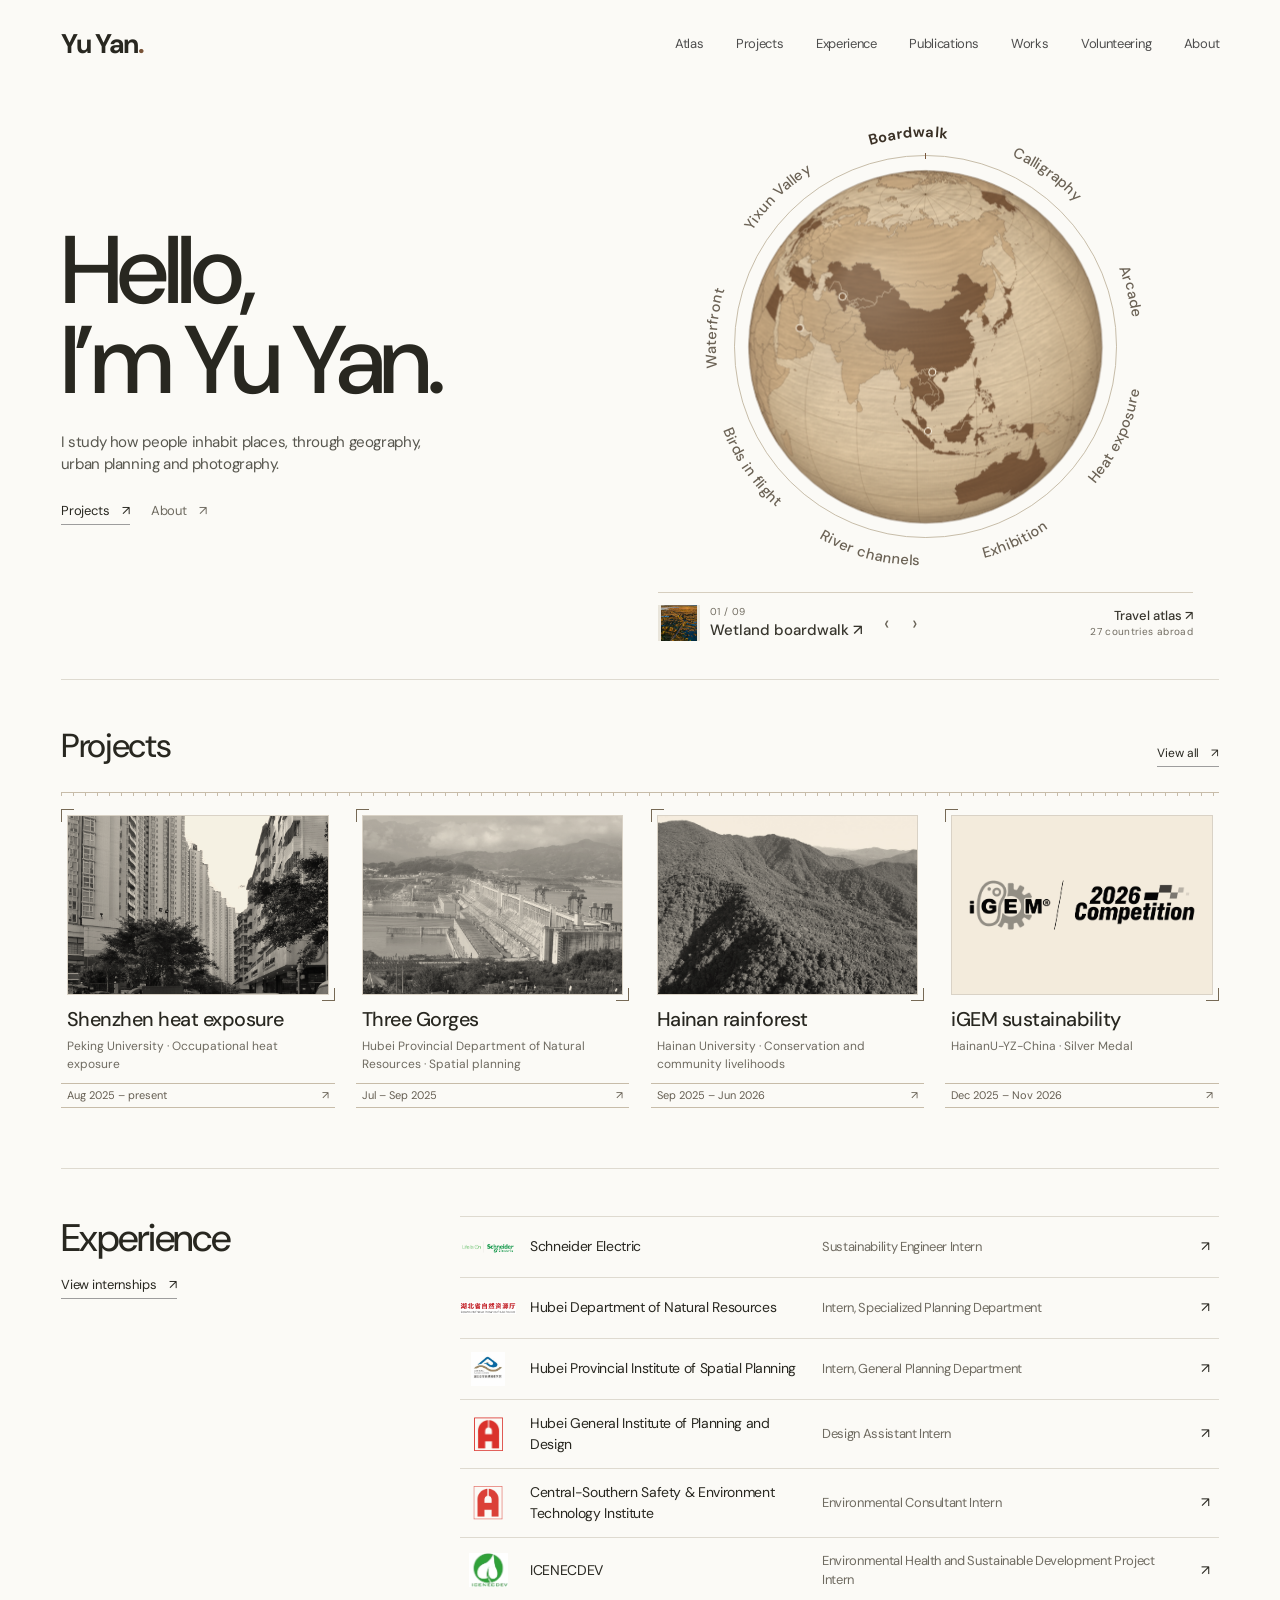
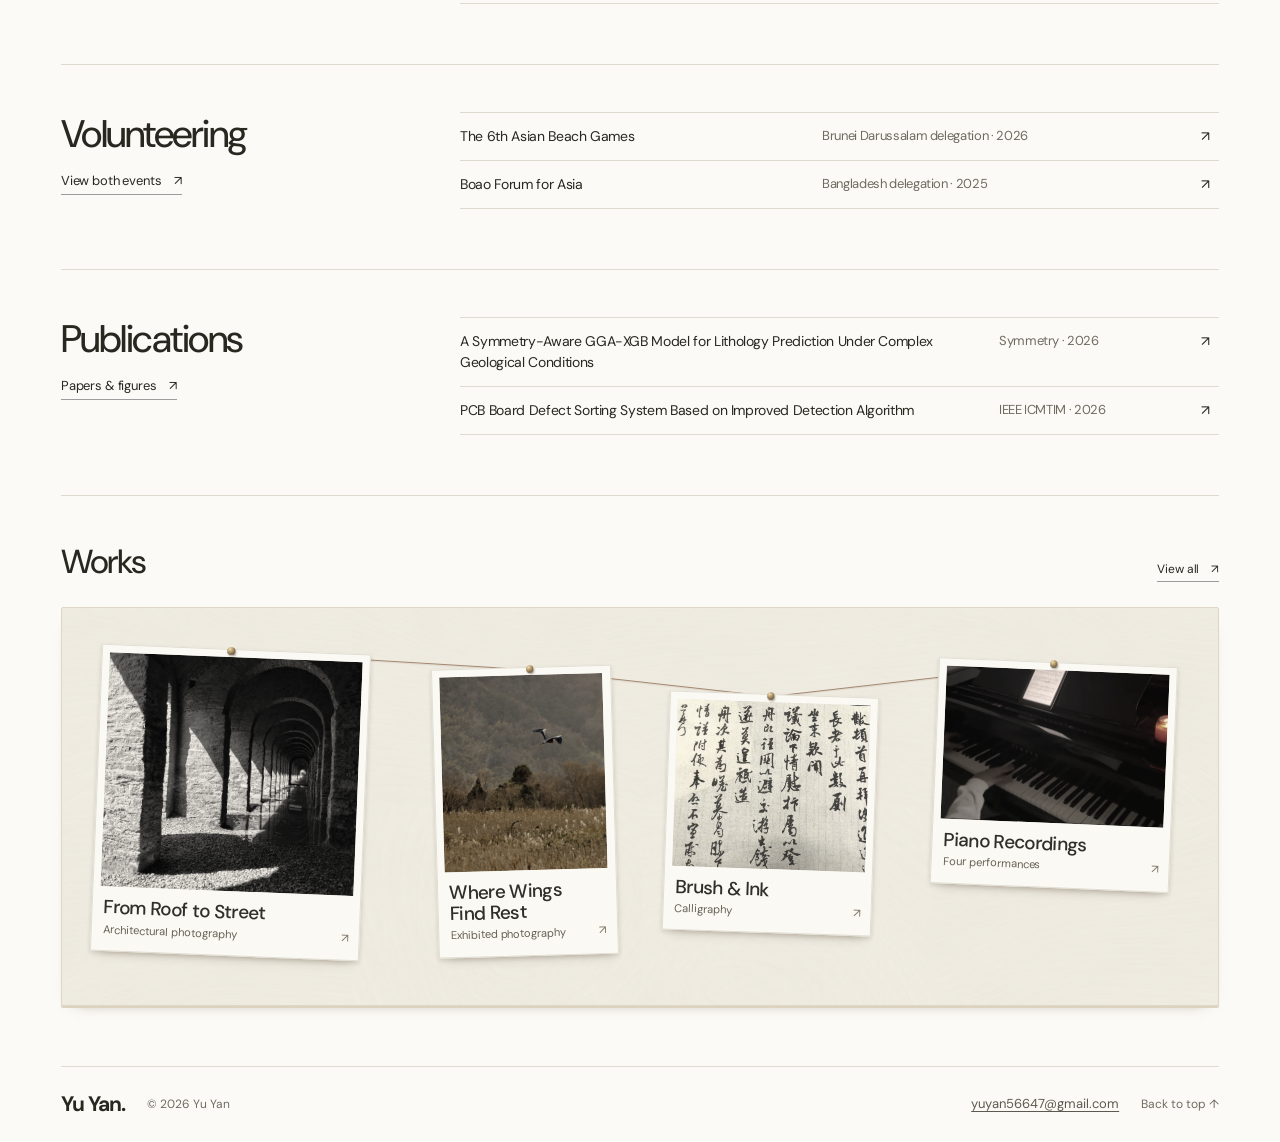
<file: index.html>
<!DOCTYPE html>
<html lang="en">
<head>
<meta charset="utf-8"><meta name="viewport" content="width=device-width, initial-scale=1"><meta name="theme-color" content="#ffffff">
<title>Yu Yan — Selected Work</title><meta name="description" content="Yu Yan’s portfolio of geographical research, urban planning, field photography and travel.">
<link rel="icon" href="mark.svg" type="image/svg+xml"><link rel="preload" href="fonts/dm-sans.woff" as="font" type="font/woff" crossorigin><link rel="stylesheet" href="style.css"><link rel="stylesheet" href="travel.css"><link rel="stylesheet" href="works.css"><link rel="stylesheet" href="volunteering.css"><link rel="stylesheet" href="motion.css">
</head>
<body>
<a class="skip" href="#content">Skip to content</a>
<header class="site-header"><div class="frame masthead">
<a class="wordmark" href="#home" aria-label="Yu Yan, home">Yu Yan<span>.</span></a>
<button class="menu-toggle" aria-label="Open navigation" aria-expanded="false" aria-controls="site-menu"><i></i><i></i></button>
<nav id="site-menu" aria-label="Primary">
<a href="#atlas/all" data-section="atlas">Atlas</a><a href="#projects" data-section="projects">Projects</a><a href="#experience" data-section="experience">Experience</a><a href="#publications" data-section="publications">Publications</a><a href="#studio/all" data-section="studio">Works</a><a href="#volunteering" data-section="volunteering">Volunteering</a><a href="#about" data-section="about">About</a>
</nav></div></header>
<main id="content" tabindex="-1"></main>
<footer class="footer frame"><a href="#home" class="footer-wm">Yu Yan.</a><span>© 2026 Yu Yan</span><a class="footer-email" href="mailto:yuyan56647@gmail.com">yuyan56647@gmail.com</a><button type="button" id="to-top">Back to top ↑</button></footer>
<dialog id="viewer" aria-labelledby="viewer-title"><div class="viewer-head"><span id="viewer-count"></span><button type="button" aria-label="Close image" id="viewer-close">Close ×</button></div><img id="viewer-img" alt=""><div class="viewer-foot"><div><p id="viewer-title"></p><small id="viewer-credit"></small></div><div class="viewer-nav"><button id="viewer-prev" aria-label="Previous image">←</button><button id="viewer-next" aria-label="Next image">→</button></div></div></dialog>
<script defer src="profile-data.js"></script><script defer src="publication-figures.js"></script><script defer src="project-visuals.js"></script><script defer src="recordings.js"></script><script defer src="atlas-map.js"></script><script defer src="notebook.js"></script><script defer src="volunteering.js"></script><script type="module" src="motion.js"></script><script defer src="app.js"></script>
</body></html>
</file>
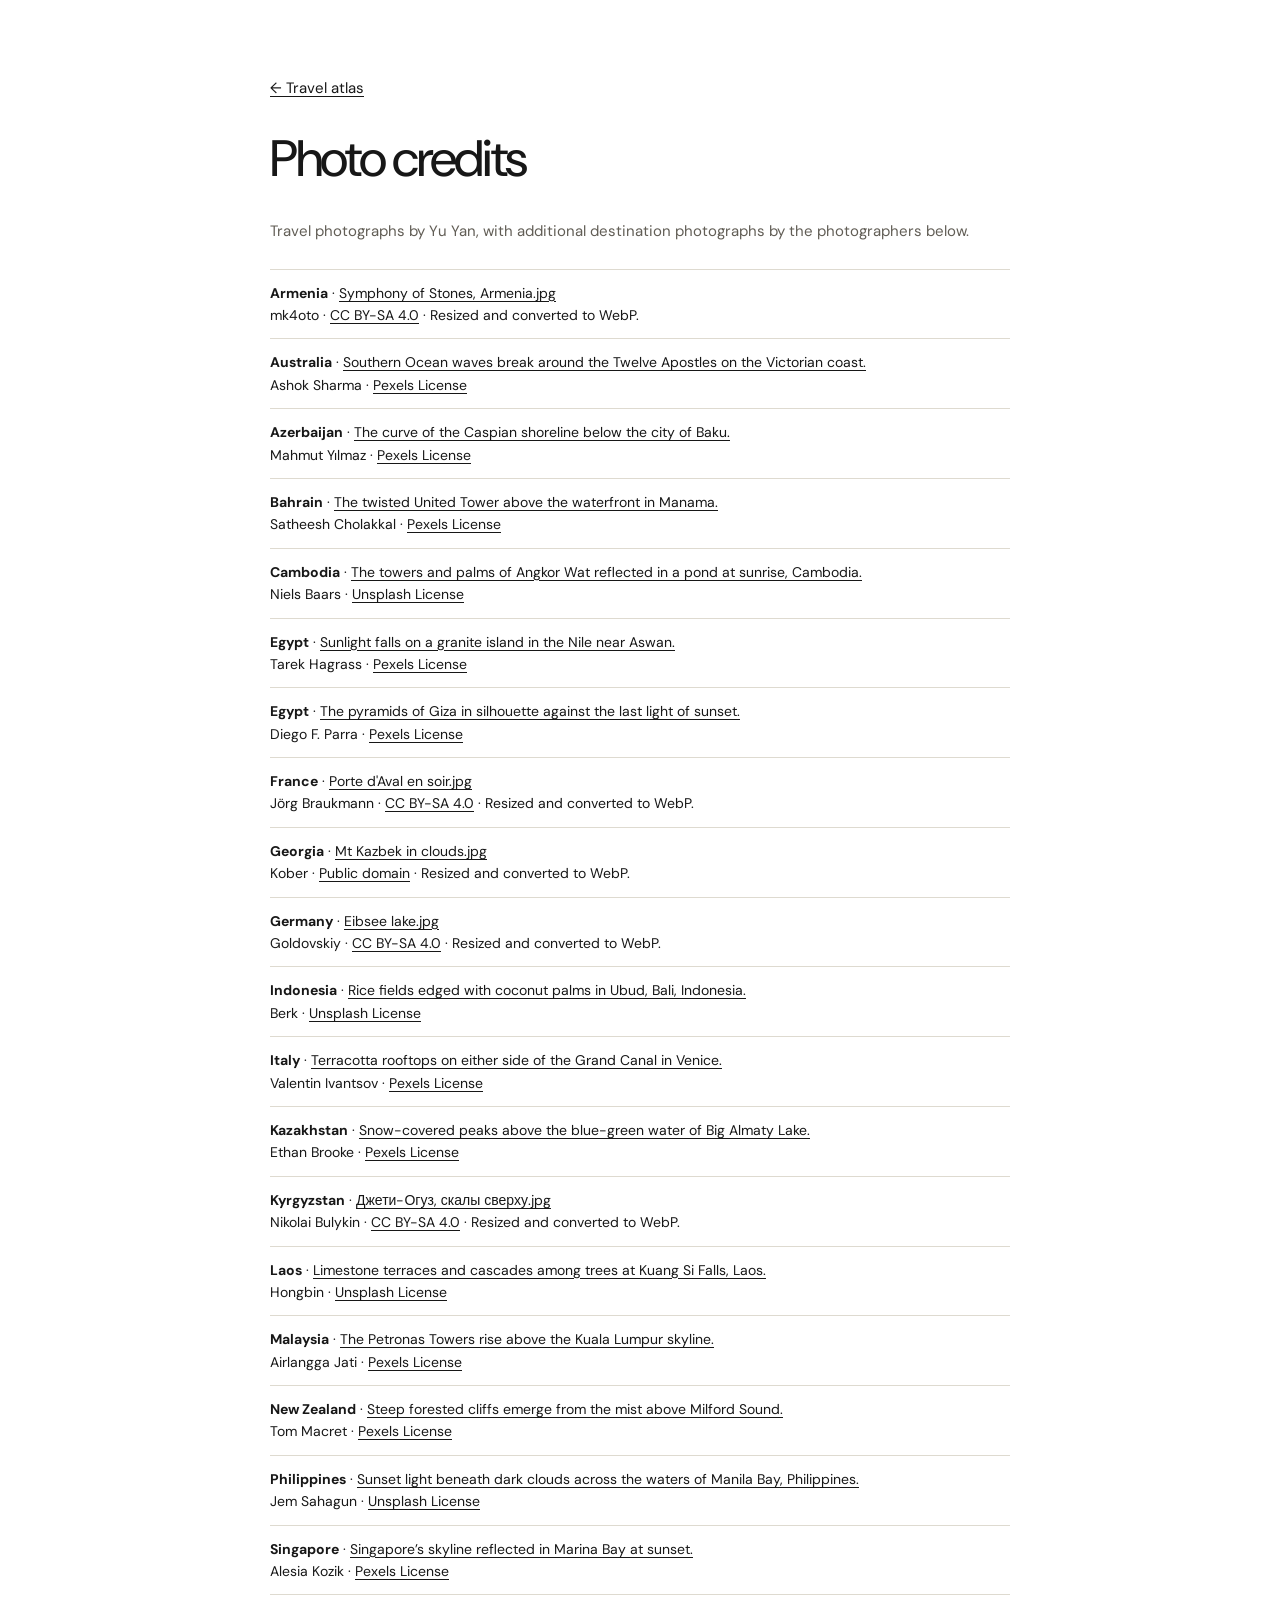
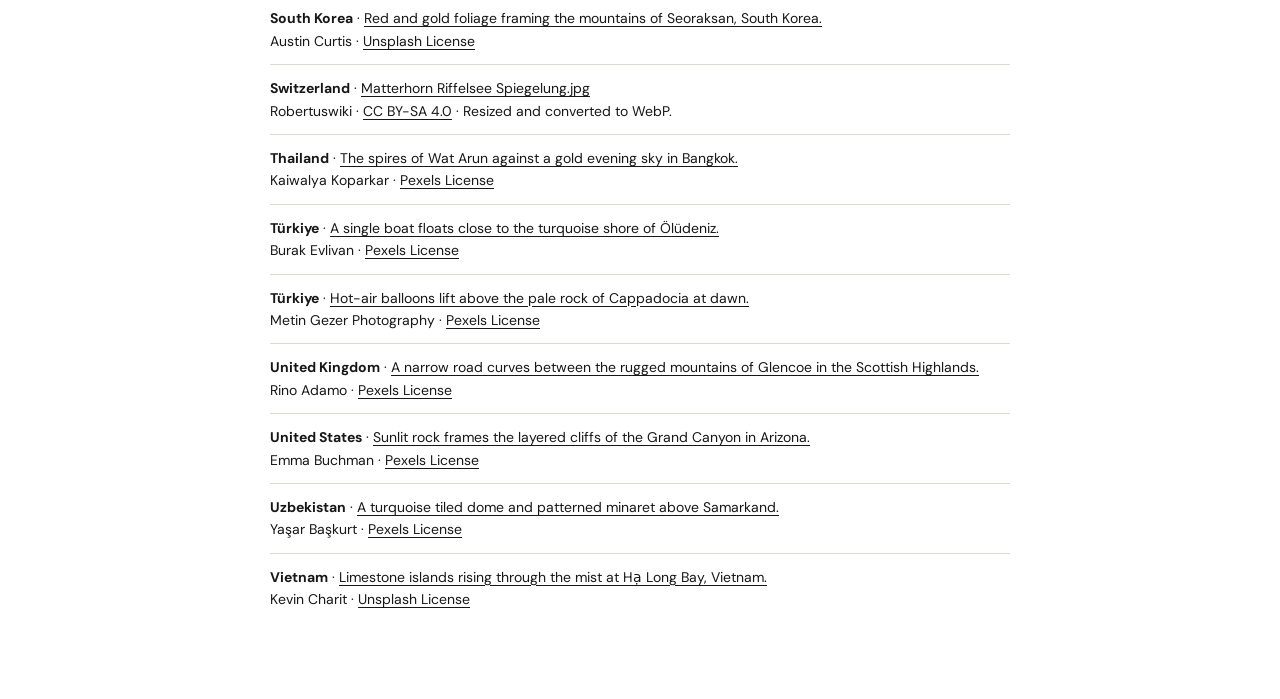
<file: travel/photo-credits.html>
<!doctype html><html lang="en"><head><meta charset="utf-8"><meta name="viewport" content="width=device-width,initial-scale=1"><title>Travel photo credits — Yu Yan</title><link rel="stylesheet" href="../style.css"><style>main{max-width:780px;margin:clamp(25px,6vw,80px) auto;padding:0 20px}h1{font-weight:450;letter-spacing:-.045em;font-size:clamp(32px,4vw,52px);margin:22px 0}ul{list-style:none;padding:0}li{border-top:1px solid #dedad0;padding:12px 0;font-size:14px;line-height:1.6}a{text-decoration:underline;text-underline-offset:3px}p{margin:0 0 26px;color:#615d55}</style></head><body><main><a href="../#atlas/all">← Travel atlas</a><h1>Photo credits</h1><p>Travel photographs by Yu Yan, with additional destination photographs by the photographers below.</p><ul><li><strong>Armenia</strong> · <a href="https://commons.wikimedia.org/wiki/File:Symphony_of_Stones%2C_Armenia.jpg">Symphony of Stones, Armenia.jpg</a><br>mk4oto · <a href="https://creativecommons.org/licenses/by-sa/4.0">CC BY-SA 4.0</a> · Resized and converted to WebP.</li><li><strong>Australia</strong> · <a href="https://www.pexels.com/photo/scenic-view-of-the-twelve-apostles-in-australia-34573990/">Southern Ocean waves break around the Twelve Apostles on the Victorian coast.</a><br>Ashok Sharma · <a href="https://www.pexels.com/license/">Pexels License</a></li><li><strong>Azerbaijan</strong> · <a href="https://www.pexels.com/photo/aerial-view-of-baku-s-waterfront-skyline-35204926/">The curve of the Caspian shoreline below the city of Baku.</a><br>Mahmut Yılmaz · <a href="https://www.pexels.com/license/">Pexels License</a></li><li><strong>Bahrain</strong> · <a href="https://www.pexels.com/photo/the-united-tower-in-manama-bahrain-6658661/">The twisted United Tower above the waterfront in Manama.</a><br>Satheesh Cholakkal · <a href="https://www.pexels.com/license/">Pexels License</a></li><li><strong>Cambodia</strong> · <a href="https://unsplash.com/photos/angkor-wat-temple-complex-at-sunrise-with-reflection-ridd77X1G6Y">The towers and palms of Angkor Wat reflected in a pond at sunrise, Cambodia.</a><br>Niels Baars · <a href="https://unsplash.com/license">Unsplash License</a></li><li><strong>Egypt</strong> · <a href="https://www.pexels.com/photo/rock-formation-on-a-sea-13420331/">Sunlight falls on a granite island in the Nile near Aswan.</a><br>Tarek Hagrass · <a href="https://www.pexels.com/license/">Pexels License</a></li><li><strong>Egypt</strong> · <a href="https://www.pexels.com/photo/a-silhouette-of-the-pyramids-during-the-golden-hour-15127135/">The pyramids of Giza in silhouette against the last light of sunset.</a><br>Diego F. Parra · <a href="https://www.pexels.com/license/">Pexels License</a></li><li><strong>France</strong> · <a href="https://commons.wikimedia.org/wiki/File:Porte_d%27Aval_en_soir.jpg">Porte d&#x27;Aval en soir.jpg</a><br>Jörg Braukmann · <a href="https://creativecommons.org/licenses/by-sa/4.0">CC BY-SA 4.0</a> · Resized and converted to WebP.</li><li><strong>Georgia</strong> · <a href="https://commons.wikimedia.org/wiki/File:Mt_Kazbek_in_clouds.jpg">Mt Kazbek in clouds.jpg</a><br>Kober · <a href="https://commons.wikimedia.org/wiki/File:Mt_Kazbek_in_clouds.jpg">Public domain</a> · Resized and converted to WebP.</li><li><strong>Germany</strong> · <a href="https://commons.wikimedia.org/wiki/File:Eibsee_lake.jpg">Eibsee lake.jpg</a><br>Goldovskiy · <a href="https://creativecommons.org/licenses/by-sa/4.0">CC BY-SA 4.0</a> · Resized and converted to WebP.</li><li><strong>Indonesia</strong> · <a href="https://unsplash.com/photos/rice-fields-and-palm-trees-fill-the-landscape-VC8oX57oqcA">Rice fields edged with coconut palms in Ubud, Bali, Indonesia.</a><br>Berk · <a href="https://unsplash.com/license">Unsplash License</a></li><li><strong>Italy</strong> · <a href="https://www.pexels.com/photo/aerial-view-of-venice-s-grand-canal-and-rooftops-33758153/">Terracotta rooftops on either side of the Grand Canal in Venice.</a><br>Valentin Ivantsov · <a href="https://www.pexels.com/license/">Pexels License</a></li><li><strong>Kazakhstan</strong> · <a href="https://www.pexels.com/photo/scenic-mountain-view-over-big-almaty-lake-34293569/">Snow-covered peaks above the blue-green water of Big Almaty Lake.</a><br>Ethan Brooke · <a href="https://www.pexels.com/license/">Pexels License</a></li><li><strong>Kyrgyzstan</strong> · <a href="https://commons.wikimedia.org/wiki/File:%D0%94%D0%B6%D0%B5%D1%82%D0%B8-%D0%9E%D0%B3%D1%83%D0%B7%2C_%D1%81%D0%BA%D0%B0%D0%BB%D1%8B_%D1%81%D0%B2%D0%B5%D1%80%D1%85%D1%83.jpg">Джети-Огуз, скалы сверху.jpg</a><br>Nikolai Bulykin · <a href="https://creativecommons.org/licenses/by-sa/4.0">CC BY-SA 4.0</a> · Resized and converted to WebP.</li><li><strong>Laos</strong> · <a href="https://unsplash.com/photos/a-small-waterfall-in-the-middle-of-a-forest-IuOVDXs5IOQ">Limestone terraces and cascades among trees at Kuang Si Falls, Laos.</a><br>Hongbin · <a href="https://unsplash.com/license">Unsplash License</a></li><li><strong>Malaysia</strong> · <a href="https://www.pexels.com/photo/kuala-lumpur-skyline-featuring-petronas-towers-32644036/">The Petronas Towers rise above the Kuala Lumpur skyline.</a><br>Airlangga Jati · <a href="https://www.pexels.com/license/">Pexels License</a></li><li><strong>New Zealand</strong> · <a href="https://www.pexels.com/photo/stunning-milford-sound-landscape-in-new-zealand-38127742/">Steep forested cliffs emerge from the mist above Milford Sound.</a><br>Tom Macret · <a href="https://www.pexels.com/license/">Pexels License</a></li><li><strong>Philippines</strong> · <a href="https://unsplash.com/photos/body-of-water-under-cloudy-sky-during-sunset-j9fQrn9JbzM">Sunset light beneath dark clouds across the waters of Manila Bay, Philippines.</a><br>Jem Sahagun · <a href="https://unsplash.com/license">Unsplash License</a></li><li><strong>Singapore</strong> · <a href="https://www.pexels.com/photo/city-skyline-across-body-of-water-6016755/">Singapore’s skyline reflected in Marina Bay at sunset.</a><br>Alesia Kozik · <a href="https://www.pexels.com/license/">Pexels License</a></li><li><strong>South Korea</strong> · <a href="https://unsplash.com/photos/a-view-of-the-mountains-and-trees-in-autumn-fW82yyEX_DQ">Red and gold foliage framing the mountains of Seoraksan, South Korea.</a><br>Austin Curtis · <a href="https://unsplash.com/license">Unsplash License</a></li><li><strong>Switzerland</strong> · <a href="https://commons.wikimedia.org/wiki/File:Matterhorn_Riffelsee_Spiegelung.jpg">Matterhorn Riffelsee Spiegelung.jpg</a><br>Robertuswiki · <a href="https://creativecommons.org/licenses/by-sa/4.0">CC BY-SA 4.0</a> · Resized and converted to WebP.</li><li><strong>Thailand</strong> · <a href="https://www.pexels.com/photo/sunset-at-wat-arun-temple-bangkok-36700908/">The spires of Wat Arun against a gold evening sky in Bangkok.</a><br>Kaiwalya Koparkar · <a href="https://www.pexels.com/license/">Pexels License</a></li><li><strong>Türkiye</strong> · <a href="https://www.pexels.com/photo/aerial-view-of-the-coastline-17233513/">A single boat floats close to the turquoise shore of Ölüdeniz.</a><br>Burak Evlivan · <a href="https://www.pexels.com/license/">Pexels License</a></li><li><strong>Türkiye</strong> · <a href="https://www.pexels.com/photo/hot-air-balloons-over-cappadocia-landscape-at-sunrise-30281735/">Hot-air balloons lift above the pale rock of Cappadocia at dawn.</a><br>Metin Gezer Photography · <a href="https://www.pexels.com/license/">Pexels License</a></li><li><strong>United Kingdom</strong> · <a href="https://www.pexels.com/photo/stunning-view-of-glencoe-valley-in-the-highlands-34961322/">A narrow road curves between the rugged mountains of Glencoe in the Scottish Highlands.</a><br>Rino Adamo · <a href="https://www.pexels.com/license/">Pexels License</a></li><li><strong>United States</strong> · <a href="https://www.pexels.com/photo/majestic-view-of-the-grand-canyon-s-layers-29104043/">Sunlit rock frames the layered cliffs of the Grand Canyon in Arizona.</a><br>Emma Buchman · <a href="https://www.pexels.com/license/">Pexels License</a></li><li><strong>Uzbekistan</strong> · <a href="https://www.pexels.com/photo/majestic-minaret-and-dome-of-samarkand-mosque-32493979/">A turquoise tiled dome and patterned minaret above Samarkand.</a><br>Yaşar Başkurt · <a href="https://www.pexels.com/license/">Pexels License</a></li><li><strong>Vietnam</strong> · <a href="https://unsplash.com/photos/misty-mountains-emerging-from-the-water-bU1B3M2lU9o">Limestone islands rising through the mist at Hạ Long Bay, Vietnam.</a><br>Kevin Charit · <a href="https://unsplash.com/license">Unsplash License</a></li></ul></main></body></html>
</file>
<file: style.css>
@font-face{font-family:DM Sans;src:url('fonts/dm-sans.woff') format('woff');font-style:normal;font-weight:100 1000;font-display:swap}
:root{--black:#171717;--muted:#686868;--light:#8b8b8b;--line:#e2e2e2;--pale:#f5f5f4;--blue:#354ebc;--paper:#fff;--sans:"DM Sans","Helvetica Neue",Arial,sans-serif}
*{box-sizing:border-box}
html{scroll-behavior:smooth;scroll-padding-top:25px}
body{margin:0;background:#fff;color:var(--black);font:15px/1.5 var(--sans);-webkit-font-smoothing:antialiased}
button,input,textarea,select{font:inherit}button,a{color:inherit}a{text-decoration:none}button{background:none;border:0;padding:0;cursor:pointer}button[hidden],[hidden]{display:none!important}
img{display:block;max-width:100%}h1,h2,h3,h4,p,ul,figure,dl,dd,dt{margin:0}button:focus-visible,a:focus-visible,summary:focus-visible,input:focus-visible,textarea:focus-visible,select:focus-visible,[tabindex="0"]:focus-visible{outline:2px solid var(--blue);outline-offset:4px}
main:focus{outline:0}.frame{width:calc(100% - clamp(52px,9.5vw,170px));max-width:1510px;margin:auto}
.skip{position:absolute;top:-65px;left:20px;background:white;padding:10px;z-index:60}.skip:focus{top:0}
.site-header{position:relative;z-index:10;background:#fff}.masthead{height:87px;display:flex;align-items:center;justify-content:space-between}.wordmark,.footer-wm{font-size:27px;line-height:1;font-weight:700;letter-spacing:-.047em}.wordmark span{color:var(--blue)}.masthead nav{display:flex;gap:clamp(20px,2.55vw,48px);align-items:center}.masthead nav a{font-size:13px;line-height:30px;letter-spacing:-.025em;color:#4d4d4d;position:relative}.masthead nav a:hover,.masthead nav a[aria-current=page]{color:#101010}.masthead nav a[aria-current=page]:after{content:'';position:absolute;height:1px;background:var(--black);inset:auto 0 2px}.menu-toggle{display:none}
.intro{display:grid;grid-template-columns:.94fr 1.5fr;align-items:center;min-height:clamp(470px,40vw,650px);position:relative;gap:1vw;padding-block:30px 38px}
.intro-copy{position:relative;z-index:3;pointer-events:none}.intro-copy a,.intro-copy button{pointer-events:auto}
.intro h1{font-size:clamp(66px,7.5vw,130px);font-weight:500;letter-spacing:-.047em;line-height:.94;margin-bottom:24px}
.intro-copy>p{font-size:clamp(15px,1.18vw,20px);line-height:1.5;letter-spacing:-.025em;color:#525252;max-width:395px}
.intro-links{display:flex;gap:21px;align-items:center;margin-top:25px}
.link{display:inline-flex;align-items:center;justify-content:space-between;gap:12px;font-size:13px;line-height:1.6;letter-spacing:-.01em;border-bottom:1px solid #9d9d9d;padding-bottom:2px;white-space:nowrap}.link:hover,.inline:hover,.footer a:hover{color:var(--blue);border-color:var(--blue)}.inline{text-decoration:underline;text-underline-offset:3px}
.intro-links .link+.link{color:var(--muted);border-bottom-color:transparent}
.art-index{position:relative;min-width:0;align-self:center}.orbit{position:relative;height:clamp(310px,26vw,420px);touch-action:pan-y;isolation:isolate;user-select:none}.orbit-sheet{position:absolute;top:47%;left:50%;width:clamp(122px,13vw,232px);aspect-ratio:1.30;background:#f4f4f1;padding:4px;box-shadow:0 3px 7px #00000012,0 0 0 1px #1313130d;transition:transform .65s cubic-bezier(.22,.70,.20,1),opacity .6s;will-change:transform;transform-style:flat}
.orbit-sheet img{height:100%;width:100%;object-fit:cover;pointer-events:none}.orbit-sheet.active{box-shadow:0 7px 12px #00000019,0 0 0 1px #13131310}.orbit-sheet:focus-visible{outline-offset:3px}
.orbit-label{display:flex;align-items:center;justify-content:center;gap:17px;font-size:12px;margin-top:-4px;position:relative;z-index:2}.orbit-label .which{display:flex;align-items:center;justify-content:center;gap:10px;min-width:185px}.which small{font-variant-numeric:tabular-nums;font-size:10px;color:#767676}.which a{color:#3c3c3c}.which a:hover{text-decoration:underline}.orbit-label button,.tiny-arrow,.viewer-nav button{width:32px;height:32px;display:inline-grid;place-items:center;border-radius:50%;border:1px solid var(--line);font-size:15px;line-height:1}.orbit-label button:hover,.tiny-arrow:hover,.viewer-nav button:hover{background:var(--pale);border-color:#cacaca}
.section{padding:47px 0 60px;border-top:1px solid var(--line)}.heading-row{display:flex;align-items:baseline;justify-content:space-between;gap:20px;margin-bottom:25px}.heading-row h2,.subhead{font-size:clamp(27px,2.6vw,48px);line-height:1.15;letter-spacing:-.038em;font-weight:450}.heading-row .link{font-size:12px}
.project-strip,.studio-grid{display:grid;grid-template-columns:repeat(4,minmax(0,1fr));gap:clamp(13px,1.65vw,28px)}
.thumb{overflow:hidden;background:var(--pale);position:relative;aspect-ratio:1.45}.thumb img{width:100%;height:100%;object-fit:cover;transition:transform .55s ease}.tile:hover .thumb img{transform:scale(1.035)}.thumb.diagram img{object-fit:contain;padding:8px}.thumb.diagram{background:#f5f5f3}.tile-title{font-size:clamp(16px,1.27vw,23px);font-weight:480;letter-spacing:-.026em;line-height:1.22;margin-top:12px}.tile:hover .tile-title{color:var(--blue)}.tile-sub{font-size:12px;color:var(--muted);line-height:1.5;margin-top:5px}
.home-index{display:grid;grid-template-columns:.85fr 2fr;gap:6vw;align-items:start}.home-index h2{font-size:clamp(29px,3.0vw,47px);letter-spacing:-.039em;font-weight:450;line-height:1.15}.home-index .index-label .link{margin-top:15px}.index-lines{border-top:1px solid var(--line)}.index-line{display:grid;grid-template-columns:1fr 1.05fr 18px;align-items:start;gap:20px;border-bottom:1px solid var(--line);padding:13px 0;font-size:14px;letter-spacing:-.025em}.index-line>span:nth-child(2){color:var(--muted);font-size:13px}.index-line:hover{color:var(--blue)}
.page{padding-top:clamp(38px,5vw,88px);padding-bottom:clamp(55px,6vw,100px);min-height:64vh}.page-title{font-size:clamp(53px,6.2vw,106px);font-weight:450;letter-spacing:-.044em;line-height:1.00}.page-head{margin-bottom:39px}.page-head p{margin-top:18px;max-width:630px;font-size:16px;line-height:1.65;color:var(--muted);letter-spacing:-.02em}
.tools{display:flex;gap:18px;align-items:baseline;margin:20px 0 35px;flex-wrap:wrap}.tools a{font-size:13px;color:var(--muted);border-bottom:1px solid transparent;padding:3px 0}.tools a[aria-current=page],.tools a:hover{color:var(--black);border-bottom-color:currentColor}
.project-list{border-top:1px solid var(--line)}.project-line{padding:22px 0;display:grid;grid-template-columns:38px minmax(145px,.7fr) minmax(200px,1.35fr) minmax(110px,.65fr) 24px;gap:2vw;align-items:center;border-bottom:1px solid var(--line)}
.project-line .num,.counter{font-variant-numeric:tabular-nums;color:var(--muted);font-size:12px}.project-line .mini-img{height:100px;max-width:185px;background:var(--pale);overflow:hidden}.mini-img img{width:100%;height:100%;object-fit:cover}.empty-spine{height:100%;width:100%;border-left:2px solid #bdbdbd}
.project-line h2{font-size:clamp(23px,2.15vw,38px);line-height:1.12;font-weight:450;letter-spacing:-.033em}.project-line:hover h2{color:var(--blue)}.project-line .place{font-size:13px;color:var(--muted)}
.back{display:inline-flex;color:var(--muted);font-size:12px;margin-bottom:25px}.back:hover{color:var(--blue)}
.detail-hero{display:grid;grid-template-columns:1.55fr .65fr;gap:7%;align-items:end;margin-bottom:34px}.detail-hero h1{font-size:clamp(43px,5.1vw,84px);letter-spacing:-.042em;font-weight:450;line-height:1.02;max-width:960px}.meta{display:flex;flex-direction:column;gap:3px;color:var(--muted);font-size:13px;line-height:1.55}.intro-text{max-width:865px;font-size:clamp(19px,1.65vw,30px);font-weight:400;letter-spacing:-.035em;line-height:1.45;margin-bottom:25px}.paragraph{font-size:15px;line-height:1.7;letter-spacing:-.012em;color:#4f4f4f;max-width:760px}.paragraph+.paragraph{margin-top:9px}
.plates{display:grid;grid-template-columns:repeat(2,minmax(0,1fr));gap:25px;margin-top:27px}.plates.one{grid-template-columns:minmax(0,850px)}.plate{min-width:0}.plate button{display:block;width:100%;background:#f5f5f4;overflow:hidden}.plate img{width:100%;height:clamp(230px,23vw,380px);object-fit:contain}.photo-plates .plate img{object-fit:cover}.plate figcaption{font-size:12px;line-height:1.55;margin-top:7px;color:#505050}.plate figcaption small{display:block;font-size:10px;color:#777}.plate a:hover{text-decoration:underline}.plate .plate-source{border-bottom:1px solid #c1c1c1}
.pager{display:flex;justify-content:space-between;align-items:center;margin-top:44px;border-top:1px solid var(--line);padding:21px 0;gap:18px;font-size:13px}.pager a:last-child{text-align:right}.pager a:hover{color:var(--blue)}
.experience-stack,.papers{border-top:1px solid var(--line)}.experience-entry{border-bottom:1px solid var(--line);display:grid;grid-template-columns:minmax(230px,.86fr) minmax(280px,1.3fr);gap:6vw;padding:36px 0 39px}.experience-entry h2{font-weight:450;line-height:1.12;letter-spacing:-.033em;font-size:clamp(26px,2.45vw,42px);margin:7px 0 9px}.date{font-size:12px;color:var(--muted);letter-spacing:.015em}.role{font-size:14px;line-height:1.4;color:#454545;margin-bottom:1px}.experience-entry .paragraph{margin-top:15px}.work-notes{padding-left:17px;margin:12px 0;color:#585858;font-size:14px;line-height:1.65}.work-notes li+li{margin-top:5px}
.paper{padding:35px 0 42px;border-bottom:1px solid var(--line)}.paper-heading{display:grid;grid-template-columns:.55fr 2fr;gap:5vw}.paper h2{font-size:clamp(26px,2.7vw,46px);font-weight:450;letter-spacing:-.032em;line-height:1.11;margin:0 0 12px;max-width:920px}.paper h2 a:hover{color:var(--blue)}.paper-meta{font-size:13px;color:var(--muted);line-height:1.7}.paper-links{display:flex;align-items:baseline;gap:17px;margin-top:18px;flex-wrap:wrap}.doi{color:var(--muted);font-size:12px}.papers .plates{grid-template-columns:repeat(4,minmax(0,1fr));gap:15px}.papers .plate img{height:clamp(135px,13.4vw,216px);padding:7px;background:#f8f8f8}.papers .plates.one{grid-template-columns:minmax(260px,500px)}
.studio-grid{grid-template-columns:repeat(3,minmax(0,1fr));row-gap:36px}.studio-grid .thumb{aspect-ratio:1.47}.gallery-images .plate img{background:#fafafa;object-fit:contain;height:clamp(260px,32vw,550px)}.edition{display:flex;justify-content:space-between;align-items:center;border-block:1px solid var(--line);gap:20px;margin-top:45px;padding:23px 0}.edition h2,.piano-card h3{font-size:22px;font-weight:460;letter-spacing:-.026em;line-height:1.2}.edition p,.piano-card p{font-size:13px;color:var(--muted);margin-top:5px}
.piano-grid{display:grid;grid-template-columns:1fr 1fr;gap:32px 22px}.piano-card video{width:100%;aspect-ratio:1.65;display:block;background:#171717;object-fit:contain;margin:0 0 11px}.piano-label,.viewer-foot,.viewer-nav,.viewer-head{display:flex;align-items:center;justify-content:space-between;gap:16px}.piano-label span{font-size:12px;color:var(--muted)}
.about{display:grid;grid-template-columns:1fr 1.35fr;gap:7%;align-items:start}.about figure img{width:100%;aspect-ratio:1.05;object-fit:cover}.about figcaption{font-size:12px;color:var(--muted);margin-top:8px}.about .page-title{margin-bottom:22px}.about-bio{font-size:clamp(19px,1.8vw,30px);line-height:1.43;letter-spacing:-.035em}.education{margin-top:28px}.education h2,.clubs h3{font-size:21px;font-weight:470;letter-spacing:-.026em}.school{display:grid;grid-template-columns:1fr auto;gap:10px;border-top:1px solid var(--line);padding:12px 0}.school p{font-size:13px;color:var(--muted)}.school time{font-size:11px;color:var(--muted)}.clubs{margin-top:50px}.club{display:grid;grid-template-columns:.7fr 1.4fr;gap:30px;padding:21px 0;border-top:1px solid var(--line)}.club .paragraph{margin:6px 0}
.footer{display:flex;align-items:center;gap:22px;padding:27px 0;border-top:1px solid var(--line)}.footer span,.footer button{font-size:12px;color:var(--muted)}.footer button{margin-left:auto}.footer-wm{font-size:21px}
dialog{padding:16px 21px;border:0;width:min(100%,1000px);max-width:100%;max-height:100dvh;color:var(--black);background:white}dialog::backdrop{background:#101010ba}.viewer-head,.viewer-foot{font-size:13px}.viewer-head{margin-bottom:10px}.viewer-head span,#viewer-credit{font-size:11px;color:var(--muted)}#viewer-img{width:100%;height:min(69dvh,760px);object-fit:contain;background:#f7f7f7}.viewer-foot{padding-top:9px}.viewer-nav{gap:6px;flex:none}.viewer-head button{min-height:34px}
.notebook{margin-top:35px;border-top:1px solid var(--line);padding:19px 0}.notebook summary{cursor:pointer;font-size:20px;letter-spacing:-.04em}.help,.input-status{margin:12px 0;color:var(--muted);font-size:13px}.note-form{display:grid;grid-template-columns:1fr 1fr;gap:14px;max-width:800px}.note-form label{display:grid;gap:5px;font-size:13px}.note-form .full{grid-column:1/-1}.note-form input,.note-form select,.note-form textarea{font:inherit;background:white;border:1px solid #cecece;border-radius:0;padding:8px;min-width:0}.button-ink,.soft-btn{padding:8px 14px;border:1px solid var(--black);justify-self:start}.note-list article{padding:13px 0;border-top:1px solid var(--line)}.note-list img{max-height:245px;margin:12px 0}.note-list p{white-space:pre-wrap;margin:6px 0}.note-list small{font-size:12px;color:var(--muted)}
@media(min-width:1800px){.frame{width:84%}}
@media(max-width:950px){.masthead{height:71px}.intro{min-height:420px;grid-template-columns:.9fr 1.2fr}.intro h1{font-size:clamp(58px,7.8vw,76px)}.orbit{height:310px}.orbit-sheet{width:clamp(112px,13.8vw,145px)}.experience-entry{gap:5vw}.home-index{gap:4vw}.project-line{grid-template-columns:29px minmax(100px,.6fr) 1.5fr .6fr 16px}.project-line .mini-img{height:75px}.papers .plates{grid-template-columns:repeat(2,minmax(0,1fr))}.project-strip{grid-template-columns:repeat(4,minmax(0,1fr))}}
@media(max-width:680px){.frame{width:calc(100% - 40px)}.masthead{height:63px}.wordmark{font-size:26px}.masthead nav{display:none}.masthead nav.open{position:absolute;top:63px;left:0;right:0;display:grid;grid-template-columns:1fr 1fr;background:#fff;padding:12px 20px 22px;gap:1px 20px;border-bottom:1px solid var(--line)}.masthead nav a{padding:7px 0;font-size:15px;justify-self:start}.menu-toggle{display:grid;width:40px;height:40px;gap:5px;align-content:center;justify-content:end}.menu-toggle i{width:22px;height:1px;background:var(--black)}.intro{display:flex;flex-direction:column;align-items:stretch;gap:5px;padding:29px 0 22px;min-height:0}.intro h1{font-size:clamp(61px,12vw,82px);line-height:.93;margin-bottom:15px}.intro h1 br{display:none}.intro h1 .hello{display:block}.intro-copy>p{font-size:14px;max-width:315px}.intro-links{margin-top:15px}.link{font-size:12px;gap:8px}.art-index{width:100%}.orbit{height:clamp(213px,52vw,280px)}.orbit-sheet{width:29%;padding:3px}.orbit-label{margin-top:-4px;gap:11px}.orbit-label button,.tiny-arrow{width:29px;height:29px}.which small{font-size:10px}.section{padding:27px 0 35px}.heading-row{margin-bottom:18px}.heading-row h2{font-size:28px}.project-strip,.studio-grid{grid-template-columns:repeat(2,minmax(0,1fr));gap:21px 12px}.tile-title{font-size:16px;margin-top:8px}.tile-sub{font-size:11px}.home-index,.detail-hero,.paper-heading,.about,.club{grid-template-columns:1fr;gap:16px}.home-index .index-label{display:flex;align-items:baseline;justify-content:space-between}.home-index .index-label .link{margin:0}.index-line{grid-template-columns:.9fr 1.05fr 10px;gap:9px;font-size:12px}.index-line>span:nth-child(2){font-size:11px}
.page{padding-top:33px;padding-bottom:45px}.page-title{font-size:52px}.page-head{margin-bottom:23px}.page-head p{font-size:14px;margin-top:12px}.tools{gap:13px;margin:15px 0 23px}.tools a{font-size:12px}.project-line{grid-template-columns:82px 1fr 12px;gap:13px;padding:15px 0}.project-line .num,.project-line .place{display:none}.project-line .mini-img{height:62px}.project-line h2{font-size:21px}.project-line .tile-sub{margin-top:4px}.detail-hero{margin-bottom:18px}.detail-hero h1{font-size:clamp(39px,8.9vw,58px)}.meta{font-size:12px}.back{margin-bottom:18px}.intro-text{font-size:19px}.paragraph{font-size:14px}.plates,.piano-grid{gap:21px 12px}.plates .plate img{height:clamp(120px,30vw,220px)}.plates.one .plate img{height:230px}.plate figcaption{font-size:11px}.experience-entry{display:flex;flex-direction:column;gap:16px;padding:24px 0}.experience-entry h2{font-size:26px}.work-notes{font-size:13px}.paper{padding:25px 0}.paper h2{font-size:25px}.paper-heading{gap:8px}.papers .plates{gap:16px 10px}.papers .plate img{height:115px}.papers .plates.one{grid-template-columns:1fr}.papers .plates.one img{height:170px}.paper-links{gap:10px}.gallery-images .plate img{height:190px}.edition{align-items:flex-start}.edition h2{font-size:18px}.edition p{font-size:12px}.piano-grid{grid-template-columns:1fr}.about{display:flex;flex-direction:column-reverse}.about figure{width:100%}.about figure img{aspect-ratio:1.8}.school{grid-template-columns:1fr;gap:3px}.club{gap:4px}.clubs{margin-top:30px}.note-form{grid-template-columns:1fr}.footer{padding:21px 0}.footer span,.footer button{font-size:11px}}
@media(prefers-reduced-motion:reduce){html{scroll-behavior:auto}.orbit-sheet,.tile img{transition:none!important}}

.related{margin-top:16px}.paper-index-line{grid-template-columns:1.85fr .65fr 18px}

.employer-panel{display:flex;align-items:center;justify-content:center;min-height:150px}
.employer-brand{display:flex;align-items:center;justify-content:center;width:100%}
.employer-logo{display:block;width:auto;height:auto;max-width:min(86%,355px);max-height:138px;object-fit:contain}
.index-line:has(.employer-label){align-items:center}
.employer-label{display:flex;align-items:center;gap:14px}
.employer-icon{width:56px;height:34px;object-fit:contain;flex:none}
@media(max-width:680px){
 .employer-panel,.employer-brand{justify-content:flex-start;min-height:0}
 .employer-logo{max-width:190px;max-height:78px}
 .employer-label{gap:7px}
 .employer-icon{width:34px;height:25px}
}

.project-photo-essay{grid-template-columns:repeat(4,minmax(0,1fr));align-items:start;gap:clamp(22px,3vw,44px) clamp(14px,1.8vw,28px)}
.project-photo-essay .plate{grid-column:span 2}
.project-photo-essay .wide{grid-column:1/-1}
.project-photo-essay .quarter{grid-column:span 1}
.project-photo-essay .plate button{background:transparent;cursor:zoom-in}
.plates.project-photo-essay .plate img{display:block;width:auto;max-width:100%;height:auto;margin-inline:auto}
.project-photo-essay figcaption{max-width:72ch}
.image-credits{margin-top:22px;font-size:12px;color:var(--muted)}
.image-credits summary{cursor:pointer;width:fit-content}
.image-credits p{margin:6px 0}
@media(max-width:680px){
 .project-photo-essay{grid-template-columns:repeat(2,minmax(0,1fr))}
 .project-photo-essay .half{grid-column:1/-1}
}

/* A warm monochrome print treatment for project covers. */
.project-covers .thumb,
.project-line .mini-img {
  background: #f5f1e9;
  isolation: isolate;
}
.project-covers .thumb img,
.project-line .mini-img img {
  filter: grayscale(1) contrast(0.97) sepia(0.12);
  mix-blend-mode: multiply;
}
.experience-copy .work-notes + .link {margin-top: 12px}

/* The four project sheets share the registration line of a drawing set. */
.project-strip.project-covers {
  --rule: #c7bca9;
  --graphite: #766955;
  position: relative;
  align-items: stretch;
  padding-top: 16px;
  border-top: 1px solid var(--rule);
  background: repeating-linear-gradient(90deg,var(--rule) 0 1px,transparent 1px 12px) 0 0 / 100% 3px no-repeat;
}
.plan-sheet { display: flex; flex-direction: column; min-width: 0; color: inherit; }
.sheet-window {
  position: relative;
  padding: 6px;
  background:
    linear-gradient(var(--graphite),var(--graphite)) left top / 13px 1px,
    linear-gradient(var(--graphite),var(--graphite)) left top / 1px 13px,
    linear-gradient(var(--graphite),var(--graphite)) right bottom / 13px 1px,
    linear-gradient(var(--graphite),var(--graphite)) right bottom / 1px 13px;
  background-repeat: no-repeat;
}
.sheet-window .thumb { border: 1px solid #a89d895f; }
.sheet-caption { padding: 0 6px 10px; flex: 1; }
.sheet-caption .tile-title { margin-top: 7px; }
.sheet-dateline {
  display: flex; justify-content: space-between; align-items: baseline; gap: 8px;
  border-block: 1px solid var(--rule); padding: 4px 6px;
  color: #655e52; font-size: 11px; line-height: 1.35; font-variant-numeric: tabular-nums;
}
.plan-sheet:hover .sheet-dateline, .plan-sheet:focus-visible .sheet-dateline { color: #4c3c26; border-color: currentColor; }
@media (max-width:680px) {
  .project-strip.project-covers { padding-top: 11px; gap: 20px 12px; }
  .sheet-window { padding: 4px; }
  .sheet-caption { padding-inline: 2px; }
  .sheet-dateline { font-size: 10px; padding-inline: 2px; }
}
</file>
<file: travel.css>
/* Travel atlas */
.sr-only{position:absolute;width:1px;height:1px;overflow:hidden;clip:rect(0,0,0,0);white-space:nowrap}
.page:has(.atlas-mast){padding-top:clamp(16px,2vw,37px)}
.atlas-mast .page-title{font-size:clamp(48px,5.3vw,87px)}
.travel-nav{margin:16px 0 18px;gap:22px}
.reference-atlas .yu-atlas .am-tabs{display:none}
#viewer.photo-viewer{width:fit-content;min-width:min(295px,96vw);max-width:98vw}
#viewer.photo-viewer #viewer-img{width:auto;height:auto;max-width:min(calc(96vw - 42px),var(--photo-width,100vw));max-height:72dvh;object-fit:contain;margin:auto;background:transparent}
#viewer.photo-viewer .viewer-foot{max-width:min(82vw,850px)}

.land-index,.land-country,.land-countries,.land-map,.land-album-tools{color:#332f28}
.land-index-head,.land-album-tools{display:flex;align-items:baseline;justify-content:space-between;gap:15px;border-top:1px solid var(--line);padding:13px 0 18px}
.land-index-head p,.land-crumbs,.atlas-country-control select,.land-region-nav{font-size:13px;line-height:1.45}
.land-index-head p,.land-crumbs,.land-credits{color:#655e52}
.atlas-country-control select{border:0;border-radius:0;border-bottom:1px solid #a79f90;background:transparent;color:#4a443a;padding:3px 1px;font-family:inherit;cursor:pointer;max-width:100%}
.land-regions{display:grid;grid-template-columns:2.05fr 1fr 1fr;gap:clamp(14px,1.65vw,32px);align-items:stretch}
.land-cover{display:flex;flex-direction:column;min-width:0;color:inherit}
.land-cover-image{display:block;position:relative;flex:1;overflow:hidden;background:#f3f0e8;aspect-ratio:1.66}
.land-cover-image img{display:block;position:absolute;inset:0;width:100%;height:100%;object-fit:contain}
.land-cover:is(:hover,:focus-visible) .land-cover-label{text-decoration:underline;text-underline-offset:3px}
.land-cover-label{display:flex;justify-content:space-between;align-items:baseline;gap:3px;margin-top:7px;font-size:clamp(16px,1.48vw,25px);line-height:1.2;letter-spacing:-.035em}
.land-cover-label span{font-size:14px;color:#8b8172}
.land-regions .land-cover:first-child{grid-row:span 2}
.land-regions .land-cover:first-child .land-cover-image{aspect-ratio:auto;min-height:150px}
.land-map{margin:0 0 clamp(25px,3vw,52px);border-block:1px solid var(--line)}
.land-index-head h2{font-size:clamp(24px,2.4vw,41px);font-weight:450;letter-spacing:-.045em}
.tour-country{display:flex;justify-content:space-between;align-items:center;width:100%;max-width:390px;gap:10px}
.tour-country .atlas-country-control{min-width:0}
.tour-country select{font-size:clamp(22px,2.2vw,36px);font-weight:450;letter-spacing:-.04em;border:0;line-height:1.2;padding:0;max-width:100%}
.tour-country .leg-controls{margin:0}
.map-album{width:min(100%,390px);display:block}
.map-photo{display:block;aspect-ratio:1.65;background:transparent;overflow:hidden}
.map-photo img{display:block;width:100%;height:100%;object-fit:contain}
.map-photo-link{display:inline-block;margin-top:6px;font-size:12px;text-decoration:underline;text-underline-offset:3px}
.land-map-panel{display:grid;grid-template-columns:minmax(0,1.4fr) minmax(0,1fr);gap:5%;align-items:center;background:#f7f3eb;padding:clamp(15px,2vw,34px)}
.globe-panel{min-width:0}
.atlas-globe{width:100%;height:clamp(236px,26vw,405px)}
.globe-base,.earth-controls,.leg-controls,.mode-switch{display:flex;align-items:center;gap:8px}.globe-base{justify-content:space-between;font-size:12px;color:#665f53}
.earth-controls button,.leg-controls button{width:32px;height:32px;display:grid;place-items:center;border:1px solid #c9c1b4;border-radius:50%}.leg-controls button:disabled{opacity:.36}
.map-controls{display:grid;gap:13px;justify-items:start;min-width:0}
.mode-switch{gap:20px;font-size:13px}.mode-switch [aria-pressed="true"],.land-map-link{border-bottom:1px solid #756952}.land-map-link{font-size:15px}.leg-controls{margin-top:14px}
.land-credits{margin-top:18px;font-size:11px}.land-credits a,.land-crumbs a{text-decoration:underline;text-underline-offset:3px}
.land-crumbs,.land-region-nav{display:flex;align-items:center;gap:9px;flex-wrap:wrap}
.land-countries{display:grid;grid-template-columns:repeat(4,minmax(0,1fr));gap:clamp(24px,3vw,44px) clamp(12px,1.6vw,28px)}
.land-countries .land-cover-image{flex:none}
.land-region-nav{gap:10px 20px;margin-top:35px;padding-top:14px;border-top:1px solid var(--line)}.land-region-nav [aria-current]{text-decoration:underline;text-underline-offset:4px}
.land-country h2{font-size:24px;font-weight:450;letter-spacing:-.03em;margin:2px 0 14px}
.land-gallery{display:grid;grid-template-columns:repeat(2,minmax(0,1fr));align-items:center;gap:clamp(16px,2.5vw,37px)}
.land-print{display:block;cursor:zoom-in;width:100%;min-width:0}.land-print img{display:block;margin:0 auto;width:auto;height:auto;max-width:100%;max-height:min(65vh,600px);object-fit:contain}
.land-single{display:block}.land-single img{max-height:75vh}
@media(max-width:850px){.land-countries{grid-template-columns:repeat(3,minmax(0,1fr))}}
@media(max-width:650px){.land-regions{grid-template-columns:repeat(2,minmax(0,1fr));gap:17px 12px}.land-regions .land-cover:first-child{grid-column:1 / -1;grid-row:auto}.land-regions .land-cover:first-child .land-cover-image{aspect-ratio:2.05;min-height:0}.land-regions .land-cover-image{flex:none}.land-countries{grid-template-columns:repeat(2,minmax(0,1fr))}.land-gallery{grid-template-columns:1fr}.land-map-panel{grid-template-columns:1fr}.land-index-head p,.atlas-country-control select,.land-crumbs{font-size:12px}.land-region-nav{font-size:12px}.land-credits{margin-top:12px}.land-album-tools{align-items:center}}
@media(prefers-reduced-motion:reduce){.land-cover-image img{transition:none}}
.about figure img.about-portrait{width:100%;height:auto;aspect-ratio:auto;object-fit:contain}

/* The work titles form the outer scale of the wooden globe. */
body:has(.home-earth){--paper:#fbfaf6;--black:#282720;--muted:#6f6b61;--blue:#795337;--line:#dedad0;color:var(--black);background:var(--paper)}
body:has(.home-earth) .site-header{background:var(--paper)}
body:has(.home-earth) .intro{grid-template-columns:minmax(0,1fr) minmax(0,1.12fr);padding:clamp(12px,1.8vw,30px) 0 clamp(28px,3vw,48px);column-gap:4%}
body:has(.home-earth) .tile-title,.studio-grid .tile-title{font-size:clamp(18px,1.55vw,26px);line-height:1.2}
body:has(.home-earth) .intro-copy>p{color:#58574f;max-width:395px}
.home-earth{width:min(100%,535px);min-width:0;justify-self:center}
.home-earth-stage{position:relative;isolation:isolate;width:min(100%,473px);margin:0 auto;aspect-ratio:1}
.orbit-surface{position:absolute;inset:0;width:100%;height:100%;cursor:grab;touch-action:none}
.orbit-surface:focus-visible{outline:1px dashed #795337;outline-offset:-2px;border-radius:50%}
.home-earth-stage.turning,.home-earth-stage.turning button{cursor:grabbing}
.home-earth .globe-host{position:absolute;inset:50% auto auto 50%;width:81%;aspect-ratio:1;transform:translate(-50%,-50%);clip-path:circle(47%);z-index:1}
.engraved-track{position:absolute;inset:9.6%;border:1px solid #c7bda9;border-radius:50%;pointer-events:none}
.engraved-track:before{content:"";position:absolute;left:50%;top:-3px;width:1px;height:6px;background:#77573d}
.work-inscription{position:absolute;z-index:2;left:50%;top:50%;width:28%;height:10%;min-height:31px;display:grid;place-items:center;touch-action:none;user-select:none;color:#6b6255}
.work-inscription svg{display:block;width:100%;height:auto;overflow:visible;pointer-events:none}
.work-inscription text{fill:currentColor;font:500 15.3px/1 var(--sans);letter-spacing:.012em}
.work-inscription .arc-down,.work-inscription.lower-arc .arc-up{display:none}
.work-inscription.lower-arc .arc-down{display:block}
.work-inscription.is-current,.work-inscription:hover,.work-inscription:focus-visible{color:#392f24}
.work-inscription.is-current text,.work-inscription:hover text{font-weight:650}
.work-inscription:focus-visible{outline-offset:-4px}
.home-earth figcaption.work-caption{display:flex;align-items:center;justify-content:space-between;gap:14px;width:100%;border:0;border-top:1px solid #d6cebf;padding:12px 0 0;margin:9px auto 0}
.work-dial,.orbit-controls,.art-name,.home-atlas{display:flex;align-items:center}
.work-dial{gap:10px;min-width:0}
.art-peek{width:42px;height:36px;flex:none;overflow:hidden;background:#e9e5db;cursor:zoom-in}
.art-peek img{width:100%;height:100%;object-fit:contain}
.art-name,.home-atlas{flex-direction:column;align-items:flex-start;gap:3px;line-height:1.22}
.art-name{min-width:120px}
.art-name small,.home-atlas small{color:#716c61;font-size:10px;letter-spacing:.035em;font-variant-numeric:tabular-nums}
.art-name a,.home-atlas .atlas-link-title{font-size:13px;font-weight:500;color:#38362e}
.art-name a{font-size:15px}
.art-name a:hover,.home-atlas:hover .atlas-link-title{text-decoration:underline;text-underline-offset:3px}
.home-atlas{align-items:flex-end;text-align:right;flex:none}
.orbit-controls{gap:0}
.orbit-controls button{display:grid;place-items:center;width:28px;height:32px;line-height:1;font-family:var(--sans);font-size:20px;color:#686256}
.orbit-controls button:hover{color:#302c22;background:#efebe1}
@media(max-width:970px){
 .art-name{min-width:85px}.work-dial{gap:6px}.art-peek{width:32px;height:31px}
 .orbit-controls button{width:24px}.home-earth figcaption.work-caption{gap:6px}.art-name a{font-size:14px}.home-atlas .atlas-link-title{font-size:12px}
}
@media(max-width:680px){
 body:has(.home-earth) .intro{display:flex;flex-direction:column;align-items:stretch;gap:12px;padding:16px 0 26px}
 body:has(.home-earth) .intro-links{margin-top:12px}
 .home-earth{width:min(100%,410px);margin:0 auto}
 .home-earth-stage{width:min(100%,351px)}
 .home-earth figcaption.work-caption{padding-top:10px;margin-top:6px}
 .art-name{min-width:0}.art-name a{max-width:110px}.orbit-controls button{width:25px;height:34px}
}
@media(max-width:370px){.art-peek{width:25px;height:27px}.orbit-controls button{width:20px}.work-dial{gap:4px}.home-atlas small{font-size:9px}}

@media(max-width:650px){.land-map-panel{gap:16px;padding:12px 14px 17px}.atlas-globe{height:clamp(200px,53vw,300px)}.map-controls{gap:8px}.tour-country,.map-album{max-width:none;width:100%}.map-photo{aspect-ratio:1.85}.globe-hint{font-size:10px}.tour-country select{font-size:23px}.land-index-head{border-top:0}.mode-switch button{min-height:25px}}
</file>
<file: works.css>
.works-header {
  display: flex;
  align-items: end;
  justify-content: space-between;
  gap: 24px;
  margin-bottom: clamp(24px, 3vw, 44px);
}
.works-header .page-head,
.works-header .tools { margin: 0; }
.works-header .tools { gap: 5px clamp(12px, 1.5vw, 25px); }
.works-header .tools a { padding-block: 8px; }
.works-header .tools a[aria-current="page"] { color: #594634; }

.work-board {
  display: grid;
  grid-template-columns: repeat(36, minmax(0, 1fr));
  align-items: start;
  position: relative;
  isolation: isolate;
  container-type: inline-size;
  padding: clamp(26px, 3.2vw, 54px) clamp(23px, 3.1vw, 54px) clamp(30px, 3.8vw, 65px);
  row-gap: clamp(25px, 3vw, 48px);
  background: #f1ede2;
  border: 1px solid #ded7c8;
  border-radius: 2px;
  box-shadow: 0 2px 0 #ddd2bd, 0 7px 16px -15px #47331d;
}
.work-board::before {
  content: '';
  position: absolute;
  inset: 0;
  z-index: -1;
  background: url('assets/maple-grain.webp') left center / 870px auto repeat;
  opacity: .075;
  filter: grayscale(.8);
  pointer-events: none;
}
.board-threads { position: absolute; inset: 0; overflow: hidden; pointer-events: none; }
.board-threads i {
  position: absolute;
  height: 1px;
  transform-origin: 0 50%;
  background: #a48871;
  box-shadow: 0 1px 1px #65513a23;
}
.work-print {
  --angle: -1.6deg;
  --ratio: 1.45;
  --pin-x: 48%;
  position: relative;
  align-self: start;
  display: block;
  min-width: 0;
  padding: clamp(5px, .55vw, 9px);
  background: #faf9f4;
  color: #312f2a;
  border: 1px solid #e2ded3;
  box-shadow: 0 2px 4px #44372326, 1px 8px 12px -8px #47372150;
  transform: rotate(var(--angle));
  transform-origin: var(--pin-x) 3px;
}
.print-tack {
  position: absolute;
  z-index: 2;
  left: var(--pin-x);
  top: 1px;
  width: clamp(6px, .58vw, 9px);
  aspect-ratio: 1;
  border-radius: 50%;
  transform: translate(-50%, -50%);
  background: radial-gradient(circle at 32% 25%, #f1dead 0%, #bea477 34%, #816b4a 70%, #665538 100%);
  box-shadow: 0 .5px .5px #57432e, 1px 2px 2px #53402c70;
  pointer-events: none;
}
.print-image { display: block; width: 100%; aspect-ratio: var(--ratio); overflow: hidden; background: #eeebe1; }
.print-image img {
  width: 100%;
  height: 100%;
  object-fit: cover;
  object-position: var(--subject, center);
  filter: saturate(.47) sepia(.12) contrast(.95);
}
.print-caption { position: relative; display: block; padding: 10px 19px 7px 4px; }
.print-title { display: block; font-size: clamp(15px, 1.48vw, 24px); font-weight: 520; line-height: 1.12; letter-spacing: -.035em; }
.print-medium { display: block; margin-top: 4px; font-size: clamp(11px, .87vw, 14px); line-height: 1.3; color: #676155; }
.print-arrow { position: absolute; right: 3px; bottom: 6px; color: #807665; font-size: 12px; }
.work-print:is(:hover, :focus-visible) .print-title { text-decoration: underline; text-underline-offset: .16em; text-decoration-thickness: 1px; }
.work-print:focus-visible { outline: 2px solid #745c3a; outline-offset: 4px; }

.print-landscape { --angle: -2deg; --ratio: 1.56; --subject: 50% 56%; --pin-x: 43%; }
.print-roof { --angle: 2.3deg; --ratio: 1.08; --subject: 58% 50%; }
.print-wings { --angle: -1.6deg; --ratio: .84; --subject: 48% 38%; --pin-x: 55%; }
.print-ink { --angle: 2deg; --ratio: 1.16; --subject: 65% 48%; }
.print-sketch { --angle: 1.7deg; --ratio: 1.15; --subject: 48% 52%; --pin-x: 57%; }
.print-elements { --angle: -1.3deg; --ratio: 1.84; }
.print-piano { --angle: 2.4deg; --ratio: 1.46; --subject: 50% 64%; }

.board-all .print-landscape { grid-column: 1 / span 11; grid-row: 1; margin-top: 1.5cqw; }
.board-all .print-roof { grid-column: 14 / span 7; grid-row: 1; margin-top: 4.9cqw; }
.board-all .print-wings { grid-column: 23 / span 6; grid-row: 1; }
.board-all .print-ink { grid-column: 30 / span 7; grid-row: 1; margin-top: 6.2cqw; }
.board-all .print-sketch { grid-column: 3 / span 8; grid-row: 2; margin-top: .5cqw; }
.board-all .print-elements { grid-column: 13 / span 13; grid-row: 2; }
.board-all .print-piano { grid-column: 28 / span 8; grid-row: 2; margin-top: 2.7cqw; }

.board-photos .print-landscape { grid-column: 2 / span 13; grid-row: 1; margin-top: 1.2cqw; }
.board-photos .print-roof { grid-column: 17 / span 9; grid-row: 1; margin-top: 4.5cqw; }
.board-photos .print-wings { grid-column: 28 / span 8; grid-row: 1; }
.board-selection .print-roof { grid-column: 1 / span 9; grid-row: 1; }
.board-selection .print-wings { grid-column: 12 / span 6; grid-row: 1; margin-top: 1.7cqw; }
.board-selection .print-ink { grid-column: 20 / span 7; grid-row: 1; margin-top: 4.2cqw; }
.board-selection .print-piano { grid-column: 29 / span 8; grid-row: 1; margin-top: 1.2cqw; }

.board-single { max-width: 540px; padding: clamp(26px, 3vw, 45px); grid-template-columns: minmax(0, 1fr); }
.board-single .work-print { width: 89%; justify-self: center; }
.board-single .board-threads { display: none; }
.footer-email { margin-left: auto; color: #5e594f; font-size: 13px; text-decoration: underline; text-decoration-thickness: 1px; text-underline-offset: 3px; }
.footer .footer-email + button { margin-left: 0; }

@media (max-width: 940px) {
  .works-header { align-items: start; flex-direction: column; gap: 9px; }
  .work-board:not(.board-single) { grid-template-columns: repeat(2, minmax(0, 1fr)); column-gap: 4%; }
  .work-board:not(.board-single) > .work-print { grid-column: auto; grid-row: auto; justify-self: center; width: 94%; margin: 0; }
  .work-board:not(.board-single) > .print-roof { width: 78%; margin-top: 4cqw; }
  .work-board:not(.board-single) > .print-wings { width: 70%; }
  .work-board:not(.board-single) > .print-ink { width: 85%; margin-top: 3cqw; }
  .work-board:not(.board-single) > .print-sketch { width: 81%; }
  .work-board:not(.board-single) > .print-elements { margin-top: 4cqw; }
  .work-board.board-all > .work-print.print-piano { grid-column: 1 / -1; width: 41%; }
  .print-title { font-size: clamp(16px, 2.2vw, 20px); }
}
@media (max-width: 540px) {
  .work-board:not(.board-single) { grid-template-columns: minmax(0, 1fr); gap: 22px; }
  .work-board:not(.board-single) > .work-print { justify-self: start; width: 91%; margin: 0; }
  .work-board:not(.board-single) > .work-print:nth-of-type(even) { justify-self: end; }
  .work-board:not(.board-single) > .print-roof { width: 73%; }
  .work-board:not(.board-single) > .print-wings { width: 65%; }
  .work-board:not(.board-single) > .print-ink { width: 77%; }
  .work-board:not(.board-single) > .print-sketch { width: 78%; }
  .work-board:not(.board-single) > .print-elements { width: 94%; }
  .work-board.board-all > .work-print.print-piano { width: 78%; justify-self: start; }
  .print-caption { padding-top: 8px; }
  .print-title { font-size: 17px; }
  .works-header .tools { gap: 4px 14px; }
  .footer { display: grid; grid-template-columns: minmax(0, 1fr) auto; align-items: baseline; gap: 8px 15px; }
  .footer > span { text-align: right; }
  .footer .footer-email { margin: 0; font-size: 12px; }
  .footer button { justify-self: end; }
}
</file>
<file: volunteering.css>
.vol-header {
  display: flex;
  align-items: baseline;
  justify-content: space-between;
  flex-wrap: wrap;
  gap: 15px 30px;
  margin-bottom: clamp(22px, 3vw, 46px);
}
.vol-header nav { display: flex; gap: 22px; }
.vol-header nav a, .vol-source, .vol-letter-actions a, .vol-letter-actions summary {
  font-size: 13px;
  text-decoration: underline;
  text-decoration-color: #aea393;
  text-underline-offset: 4px;
}
.vol-entry { scroll-margin-top: 18px; }
.vol-entry + .vol-entry { margin-top: clamp(52px, 7vw, 105px); }
.vol-spread {
  display: grid;
  grid-template-columns: minmax(0, 1fr) minmax(0, 1.05fr);
  gap: clamp(25px, 4.2vw, 78px);
  align-items: center;
  background: #f5f2eb;
  border-block: 1px solid #dcd6c8;
  padding: clamp(20px, 3vw, 56px);
  color: #282724;
}
.vol-copy { min-width: 0; }
.vol-date {
  display: flex;
  align-items: baseline;
  flex-wrap: wrap;
  gap: 4px 16px;
  color: #645a4d;
  font-size: 12px;
  letter-spacing: .035em;
}
.vol-date span { border-left: 1px solid #b0a798; padding-left: 16px; }
.vol-copy h2 { margin: 12px 0; font-size: clamp(32px, 3.9vw, 70px); font-weight: 480; line-height: 1.02; letter-spacing: -.054em; text-wrap: balance; }
.vol-role { font-size: 14px; color: #51493e; font-weight: 550; }
.vol-copy > p:not([class]) { font-size: clamp(15px, 1.1vw, 18px); line-height: 1.62; margin-top: 14px; max-width: 54ch; }
.vol-image { display: block; width: 100%; position: relative; cursor: zoom-in; }
.vol-image img { display: block; width: 100%; height: auto; }
.vol-zoom {
  display: grid;
  position: absolute;
  right: 7px;
  bottom: 7px;
  place-items: center;
  width: 24px;
  height: 24px;
  background: #fcfaf4ef;
  color: #51483b;
  font-size: 13px;
}
.vol-entry figcaption { margin-top: 8px; font-size: 12px; line-height: 1.45; color: #635e55; }
.vol-kit { align-self: center; }
.vol-kit .vol-image img { aspect-ratio: 1.14; object-fit: cover; }
.vol-letter {
  display: grid;
  grid-template-columns: clamp(78px, 7.5vw, 130px) 1fr;
  gap: clamp(15px,1.6vw,28px);
  align-items: start;
  border-top: 1px solid #cec4b4;
  margin-top: clamp(19px, 2.3vw, 32px);
  padding-top: clamp(16px, 1.6vw, 26px);
}
.vol-letter-thumb {
  position: relative;
  background: #fff;
  border: 1px solid #d2c9b9;
  padding: 3px;
  transform: rotate(-2deg);
  box-shadow: 2px 3px 5px #54442a21;
}
.vol-letter-thumb .vol-zoom { width: 15px; height: 15px; right: 1px; bottom: 1px; font-size: 10px; }
.vol-letter h3 { font-size: 16px; line-height: 1.25; font-weight: 560; letter-spacing: -.02em; }
.vol-letter blockquote { margin: 7px 0; font-size: clamp(15px,1.18vw,19px); line-height: 1.36; letter-spacing: -.012em; }
.vol-signature { color: #625b4e; font-size: 12px; line-height: 1.5; }
.vol-letter-actions { display: flex; flex-wrap: wrap; align-items: baseline; gap: 5px 18px; margin-top: 9px; }
.vol-letter-actions summary { width: fit-content; cursor: pointer; }
.vol-transcript { margin-top: 8px; max-width: 46ch; padding: 12px; background: #fffcf6; font-size: 14px; }
.vol-transcript p + p { margin-top: 9px; }
.vol-boao { background: #efeee8; grid-template-columns: minmax(0,.81fr) minmax(0,1.15fr); }
.vol-boao .vol-copy { padding-inline: clamp(0px, 1vw, 18px); }
.vol-clipping { padding: clamp(14px, 1.5vw, 25px); background: #fff; border: 1px solid #d6d3c9; box-shadow: 2px 3px 0 #dfddd4; }
.vol-presshead { display: flex; gap: 10px; flex-wrap: wrap; align-items: center; justify-content: space-between; border-bottom: 1px solid #302e29; padding-bottom: 8px; }
.vol-presshead img { width: clamp(98px, 10.2vw, 164px); height: auto; }
.vol-presshead time { font-size: 11px; color: #5c574f; }
.vol-clipping h3 { font-size: clamp(21px, 2.3vw, 40px); line-height: 1.07; font-weight: 550; letter-spacing: -.043em; margin: 12px 0; }
.vol-clipping .vol-source { display: inline-block; margin-top: 11px; }
.vol-entry a:hover, .vol-entry summary:hover, .vol-header a:hover { color: #735b3c; }
.vol-entry :is(a, button, summary):focus-visible, .vol-header a:focus-visible { outline: 2px solid #705939; outline-offset: 3px; }
@media (max-width: 860px) {
  .vol-spread { gap: 23px; }
  .vol-games { grid-template-columns: minmax(0,.85fr) minmax(0,1.15fr); }
  .vol-letter { grid-template-columns: 65px 1fr; gap: 12px; }
}
@media (max-width: 680px) {
  .vol-header { display: block; }
  .vol-header h1 { font-size: clamp(43px, 11.7vw, 64px); }
  .vol-header nav { margin-top: 13px; }
  .vol-spread { grid-template-columns: minmax(0,1fr); gap: 21px; padding: 20px 16px; }
  .vol-games .vol-copy { grid-row: 1; }
  .vol-copy h2 { font-size: clamp(32px, 8.6vw, 46px); }
  .vol-letter { grid-template-columns: minmax(61px, 20%) 1fr; }
  .vol-kit .vol-image img { aspect-ratio: 1.4; }
  .vol-boao .vol-copy { padding: 0; }
}
</file>
<file: motion.css>
.page:has(.about-opening){padding-top:clamp(16px,2.2vw,35px)}
.about.about-opening{display:grid;grid-template-columns:minmax(130px,240px) minmax(0,760px);align-items:center;gap:clamp(24px,5vw,88px)}
.about-opening figure{width:100%;margin:0}
.about.about-opening .page-title{font-size:clamp(44px,5.6vw,91px);margin:0 0 .24em}
.about-opening .about-bio{max-width:39ch;font-size:clamp(19px,1.7vw,28px);line-height:1.43}
.about-opening figcaption{font-size:11px;line-height:1.3;margin-top:6px}
activity-notebook{display:block}
.movement{margin:clamp(28px,3.7vw,60px) 0;color:#302d26}
.movement-heading{display:flex;justify-content:space-between;align-items:baseline;gap:12px;margin-bottom:14px;border-bottom:1px solid var(--line);padding-bottom:9px}
.movement-heading h2,.about-education>h2{font-size:clamp(26px,2.4vw,42px);line-height:1.1;font-weight:450;letter-spacing:-.045em}
.motion-controls{display:flex;align-items:center;gap:2px}.motion-count{font-size:12px;font-variant-numeric:tabular-nums;letter-spacing:.03em;color:#786f64;margin-right:10px}
.motion-controls button{display:grid;place-items:center;width:34px;height:34px;background:transparent;color:#483f35;font-size:19px;border-radius:50%}
.motion-controls button:is(:hover,:focus-visible){background:#f4f0e7}
.motion-switch::before{content:"";height:10px;width:3px;box-sizing:content-box;border-inline:2px solid currentColor}
.motion-switch[data-paused=true]::before{width:0;height:0;border:5px solid transparent;border-left:8px solid currentColor;border-right:0}
.motion-sheet{display:grid;grid-template-columns:minmax(0,.86fr) minmax(0,1.3fr);grid-template-areas:"art photos" "title photos";align-items:center;column-gap:clamp(24px,5vw,76px);row-gap:12px;padding:clamp(16px,2.3vw,36px);background:#f6f3eb}
.motion-stage{grid-area:art;align-self:end;width:100%;max-width:340px;aspect-ratio:12/7;justify-self:center;overflow:hidden;background:#f1edde}
.movement-scene{width:100%;height:100%}
.motion-copy{grid-area:title;align-self:start;min-width:0;width:100%;max-width:340px;justify-self:center}
.motion-title{position:relative;overflow:hidden;font:450 clamp(24px,2.7vw,48px)/1.14 var(--sans);letter-spacing:-.055em;color:#302d27;padding-bottom:.07em}
.motion-title span{display:block}.motion-old-title{position:absolute;left:0;top:0;width:100%}
.motion-place{margin-top:7px;color:#70695e;font-size:clamp(12px,1vw,15px);line-height:1.4}
.motion-prints{grid-area:photos;display:grid;grid-auto-flow:column;grid-auto-columns:minmax(0,1fr);grid-template-rows:minmax(0,1fr);gap:clamp(8px,1.2vw,24px);height:clamp(270px,27vw,410px);min-width:0;min-height:0}
.motion-print{display:block;position:relative;min-width:0;min-height:0;width:100%;height:100%;padding:0;overflow:hidden;cursor:zoom-in;background:transparent}
.motion-print img{display:block;position:absolute;inset:0;width:100%;height:100%;object-fit:contain}
.movement button:focus-visible{outline:2px solid #745d3e;outline-offset:3px}
.about-education{display:grid;grid-template-columns:minmax(160px,1fr) minmax(0,2.5fr);gap:20px;padding-top:25px;border-top:1px solid var(--line)}
.about-education .school:first-child{border-top:0;padding-top:0}

@media(max-width:780px){.motion-sheet{column-gap:18px;grid-template-columns:minmax(0,.8fr) minmax(0,1.2fr)}.motion-title{font-size:26px}.motion-prints{height:250px}}
@media(max-width:720px){.about.about-opening{grid-template-columns:minmax(92px,24%) 1fr;gap:16px}.about-opening figure{align-self:start}.about-opening .about-bio{font-size:17px}.about-education{grid-template-columns:1fr;gap:14px}}
@media(max-width:500px){.about.about-opening{grid-template-columns:82px minmax(0,1fr);gap:12px;align-items:start}.about.about-opening .page-title{font-size:37px}.about-opening .about-bio{font-size:15px;line-height:1.45}.about-opening figcaption{font-size:9px}.movement-heading{margin-bottom:9px}.movement{margin-top:24px}.motion-sheet{grid-template-areas:"title art" "photos photos";grid-template-columns:minmax(0,1fr) minmax(0,.84fr);gap:12px;padding:12px}.motion-copy,.motion-stage{align-self:center}.motion-prints{height:clamp(208px,63vw,275px);gap:8px}.motion-place{margin-top:3px}.motion-title{font-size:24px}}
</file>
